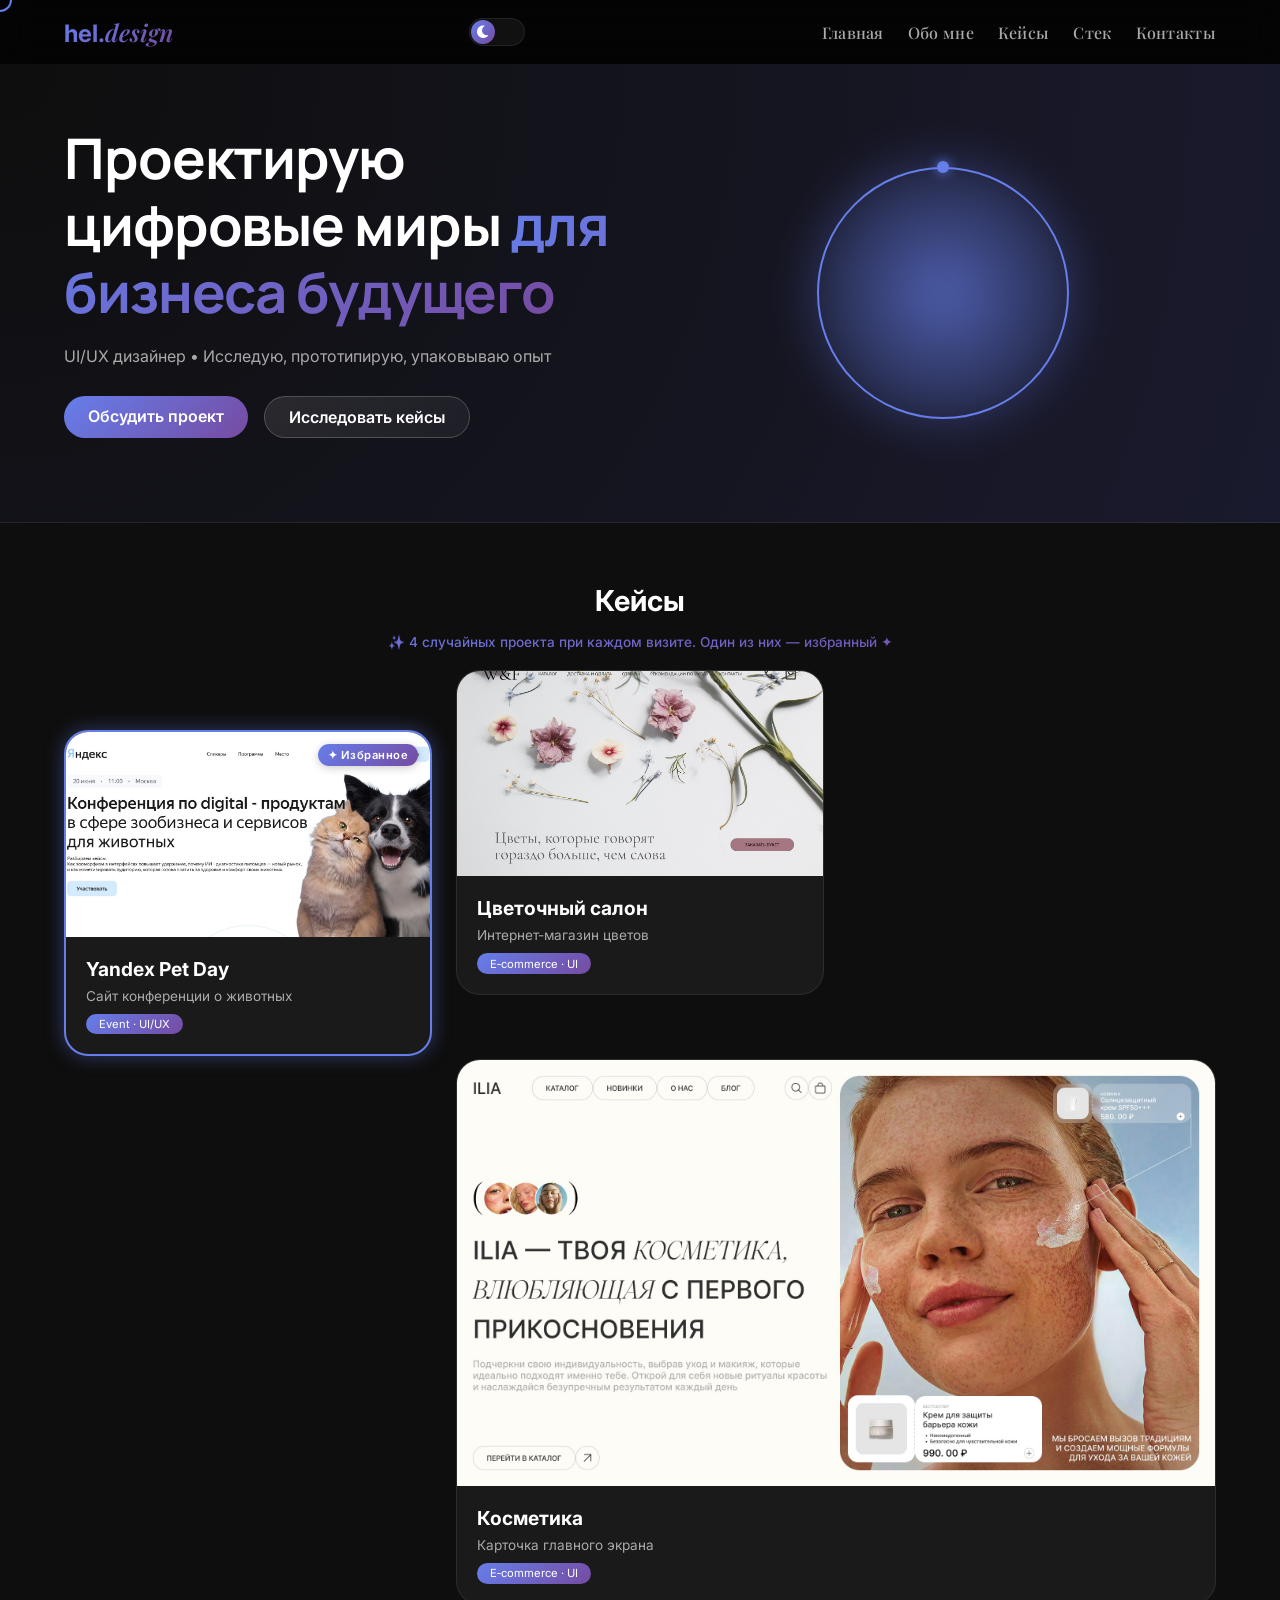
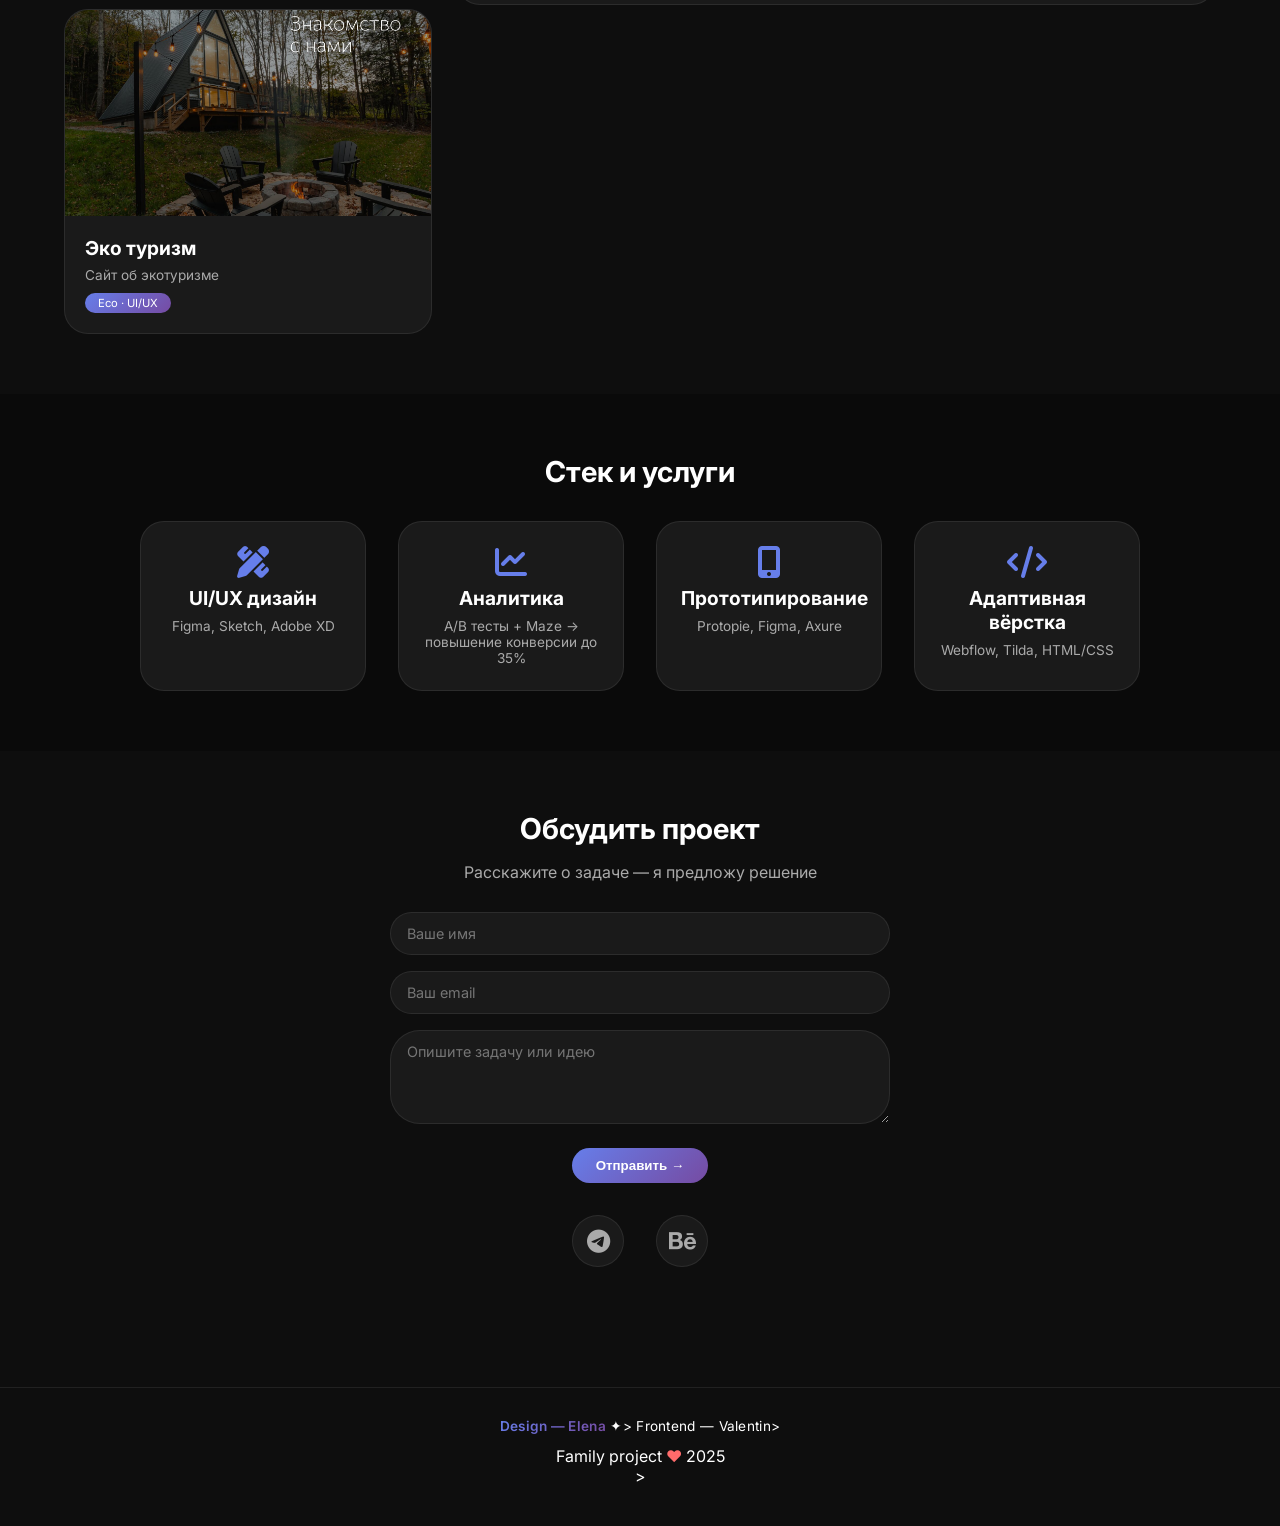
<file: index.html>
<!DOCTYPE html>
<html lang="ru">
<head>
    <meta charset="UTF-8">
    <meta name="viewport" content="width=device-width, initial-scale=1.0, viewport-fit=cover">
    <title>hel.design — проектирую интерфейсы для бизнеса</title>
    <meta name="description" content="UI/UX дизайнер. Проектирую интерфейсы для SaaS, e-commerce и стартапов.">
    
    <link rel="icon" type="image/svg+xml" href="favicon-dark.svg" id="dynamicFavicon">
    <link rel="alternate icon" href="favicon-dark.svg">
    
    <link rel="preconnect" href="https://fonts.googleapis.com">
    <link rel="preconnect" href="https://fonts.gstatic.com" crossorigin>
    <link href="https://fonts.googleapis.com/css2?family=Inter:opsz,wght@14..32,300..700&display=swap" rel="stylesheet">
    <link href="https://fonts.googleapis.com/css2?family=Playfair+Display:wght@400;500;600;700&display=swap" rel="stylesheet">
    <link href="https://fonts.googleapis.com/css2?family=Manrope:wght@300;400;500;600;700&display=swap" rel="stylesheet">
    <link rel="stylesheet" href="https://cdnjs.cloudflare.com/ajax/libs/font-awesome/6.0.0-beta3/css/all.min.css">
    <link rel="stylesheet" href="style.css">
    
    <script>
        const savedTheme = localStorage.getItem('theme');
        if (savedTheme === 'light') {
            document.documentElement.setAttribute('data-theme', 'light');
            const favicon = document.getElementById('dynamicFavicon');
            if (favicon) favicon.href = 'favicon-light.svg';
        }
    </script>
</head>
<body>

<div class="custom-cursor"></div>

<header class="header">
    <a href="index.html" class="logo">hel.<span class="logo-serif">design</span></a>
    <div class="theme-switch" id="themeSwitch">
        <div class="theme-switch-track"></div>
        <div class="theme-switch-thumb">
            <i class="fas fa-moon"></i>
            <i class="fas fa-sun"></i>
        </div>
    </div>
    <nav>
        <a href="index.html" class="nav-link">Главная</a>
        <a href="about.html" class="nav-link">Обо мне</a>
        <a href="#cases" class="nav-link">Кейсы</a>
        <a href="#stack" class="nav-link">Стек</a>
        <a href="#contact" class="nav-link">Контакты</a>
    </nav>
</header>

<section class="hero">
    <div class="hero-container">
        <div class="hero-text">
            <h1 class="futuristic-title">Проектирую цифровые миры <span class="gradient-text">для бизнеса будущего</span></h1>
            <p>UI/UX дизайнер • Исследую, прототипирую, упаковываю опыт</p>
            <div class="hero-buttons">
                <a href="#contact" class="btn-primary">Обсудить проект</a>
                <a href="#cases" class="btn-glass">Исследовать кейсы</a>
            </div>
        </div>
        <div class="hero-shape">
            <div class="glowing-sphere">
                <div class="sphere-core"></div>
                <div class="sphere-ring"></div>
                <div class="sphere-particles"></div>
            </div>
        </div>
    </div>
</section>

<section id="cases" class="cases">
    <h2>Кейсы</h2>
    <p class="cases-note">✨ 4 случайных проекта при каждом визите. Один из них — избранный ✦</p>
    <div id="casesContainer" class="cases-grid"></div>
</section>

<section id="stack" class="stack">
    <h2>Стек и услуги</h2>
    <div class="stack-grid">
        <div class="stack-item">
            <i class="fas fa-pencil-ruler"></i>
            <h3>UI/UX дизайн</h3>
            <p>Figma, Sketch, Adobe XD</p>
        </div>
        <div class="stack-item">
            <i class="fas fa-chart-line"></i>
            <h3>Аналитика</h3>
            <p>A/B тесты + Maze → повышение конверсии до 35%</p>
        </div>
        <div class="stack-item">
            <i class="fas fa-mobile-alt"></i>
            <h3>Прототипирование</h3>
            <p>Protopie, Figma, Axure</p>
        </div>
        <div class="stack-item">
            <i class="fas fa-code"></i>
            <h3>Адаптивная вёрстка</h3>
            <p>Webflow, Tilda, HTML/CSS</p>
        </div>
    </div>
</section>

<section id="contact" class="contact">
    <h2>Обсудить проект</h2>
    <p class="contact-subtitle">Расскажите о задаче — я предложу решение</p>
    
    <form action="https://formspree.io/f/mkoyonba" method="POST" class="contact-form">
        <input type="text" name="name" placeholder="Ваше имя" required>
        <input type="email" name="email" placeholder="Ваш email" required>
        <textarea name="message" rows="4" placeholder="Опишите задачу или идею" required></textarea>
        <button type="submit" class="btn-submit">Отправить →</button>
    </form>
    
    <div class="contact-socials">
        <a href="https://t.me/elena_tgg" target="_blank" class="social-link" aria-label="Telegram">
            <i class="fab fa-telegram-plane"></i>
        </a>
        <a href="https://www.behance.net/32ffd275" target="_blank" class="social-link" aria-label="Behance">
            <i class="fab fa-behance"></i>
        </a>
    </div>
</section>

<footer class="footer">
    <div class="footer-content">
        <p class="footer-roles">
            <span class="role-design">Design — Elena</span>
            <!<span class="divider">✦</span>>
            <!<span class="role-frontend">Frontend — Valentin</span>>
        </p>
        <!<p class="family-sign">Family project <span class="heart">❤️</span> 2025</p>>
    </div>
</footer>

<script>
    const themeSwitch = document.getElementById('themeSwitch');
    const favicon = document.getElementById('dynamicFavicon');
    
    function setTheme(theme) {
        if (theme === 'light') {
            document.documentElement.setAttribute('data-theme', 'light');
            localStorage.setItem('theme', 'light');
            if (favicon) favicon.href = 'favicon-light.svg';
        } else {
            document.documentElement.removeAttribute('data-theme');
            localStorage.setItem('theme', 'dark');
            if (favicon) favicon.href = 'favicon-dark.svg';
        }
    }
    themeSwitch.addEventListener('click', () => {
        const isDark = !document.documentElement.hasAttribute('data-theme');
        setTheme(isDark ? 'light' : 'dark');
    });
    
    const allProjects = [
        { href: "https://www.behance.net/gallery/248387797/Yandex-Pet-Day", img: "yandex-petday.jpg", title: "Yandex Pet Day", desc: "Сайт конференции о животных", tag: "Event · UI/UX", fallback: "Yandex+Pet+Day" },
        { href: "https://www.behance.net/gallery/248386073/dizajn-lendinga-zhk-legenda", img: "legenda-preview.jpg", title: "Сервис BMW", desc: "Сайт о сервисе BMW", tag: "Auto · UI", fallback: "BMW+Service" },
        { href: "https://www.behance.net/gallery/192315737/glavnye-stranicy-sajtov", img: "mainpages-collection.jpg", title: "Туризм в Ирландию", desc: "Туристический портал", tag: "Travel · UI/UX", fallback: "Ireland+Travel" },
        { href: "#", img: "cosmetics.jpg", title: "Косметика", desc: "Карточка главного экрана", tag: "E‑commerce · UI", fallback: "Cosmetics" },
        { href: "https://www.behance.net/gallery/186421391/Website-for-eco-hotel", img: "ecohotel-preview.jpg", title: "Эко туризм", desc: "Сайт об экотуризме", tag: "Eco · UI/UX", fallback: "Eco+Tourism" },
        { href: "https://www.behance.net/gallery/182255229/Online-flower-shop-salon", img: "flowershop-preview.jpg", title: "Цветочный салон", desc: "Интернет-магазин цветов", tag: "E‑commerce · UI", fallback: "Flower+Shop" },
        { href: "https://www.behance.net/gallery/194731149/Web-design-for-consulting-company", img: "consulting-preview.jpg", title: "Портфолио дизайнера", desc: "Тестовое портфолио", tag: "Portfolio · UI", fallback: "Designer+Portfolio" },
        { href: "https://www.behance.net/gallery/184280657/Yandex-Pharma-Day", img: "medical-conf.jpg", title: "Yandex Pharma Day", desc: "Медицинская конференция", tag: "Event · UX", fallback: "Medical+Conf" }
    ];

    function shuffleArray(arr) {
        for (let i = arr.length - 1; i > 0; i--) {
            const j = Math.floor(Math.random() * (i + 1));
            [arr[i], arr[j]] = [arr[j], arr[i]];
        }
        return arr;
    }

    function getRandomSizeClass() {
        const sizes = ['size-small', 'size-normal', 'size-large', 'size-wide'];
        return sizes[Math.floor(Math.random() * sizes.length)];
    }

    function getRandomOffsetClass() {
        const offsets = ['margin-top-20', 'margin-top-40', 'margin-top--20', ''];
        return offsets[Math.floor(Math.random() * offsets.length)];
    }

    function renderProjects() {
        const container = document.getElementById('casesContainer');
        if (!container) return;
        
        const shuffled = shuffleArray([...allProjects]);
        const selectedProjects = shuffled.slice(0, 4);
        const featuredIndex = Math.floor(Math.random() * selectedProjects.length);
        
        container.innerHTML = selectedProjects.map((proj, idx) => {
            const sizeClass = getRandomSizeClass();
            const offsetClass = getRandomOffsetClass();
            const delay = (idx % 4) * 0.05;
            const isFeatured = (idx === featuredIndex);
            const featuredClass = isFeatured ? 'case-featured' : '';
            const featuredBadge = isFeatured ? '<div class="featured-badge">✦ Избранное</div>' : '';
            
            return `
                <a href="${proj.href}" target="_blank" class="case ${sizeClass} ${offsetClass} ${featuredClass}" style="animation-delay: ${delay}s">
                    ${featuredBadge}
                    <div class="case-image">
                        <img src="${proj.img}" alt="${proj.title}" loading="lazy" onerror="this.src='https://via.placeholder.com/600x400?text=${proj.fallback}'">
                    </div>
                    <div class="case-info">
                        <h3>${proj.title}</h3>
                        <p>${proj.desc}</p>
                        <span class="tag">${proj.tag}</span>
                    </div>
                </a>
            `;
        }).join('');
    }

    renderProjects();
    
    const sections = document.querySelectorAll('#cases, #stack, #contact');
    const navLinks = document.querySelectorAll('.nav-link');
    
    window.addEventListener('scroll', () => {
        let current = '';
        const scrollPos = window.scrollY + 150;
        const scrollBottom = window.scrollY + window.innerHeight;
        const documentHeight = document.documentElement.scrollHeight;
        
        if (scrollBottom + 10 >= documentHeight) {
            current = 'contact';
        } else {
            sections.forEach(section => {
                if (!section) return;
                const top = section.offsetTop - 80;
                const bottom = top + section.offsetHeight;
                if (scrollPos >= top && scrollPos < bottom) {
                    current = section.getAttribute('id');
                }
            });
        }
        
        navLinks.forEach(link => {
            link.classList.remove('active');
            if (link.getAttribute('href') === `#${current}`) {
                link.classList.add('active');
            }
        });
    });
    
    document.querySelectorAll('a[href^="#"]').forEach(anchor => {
        anchor.addEventListener('click', function(e) {
            const targetId = this.getAttribute('href');
            if (targetId === '#') return;
            const target = document.querySelector(targetId);
            if (target) {
                e.preventDefault();
                target.scrollIntoView({ behavior: 'smooth' });
            }
        });
    });
    
    const cursor = document.querySelector('.custom-cursor');
    if (cursor && window.innerWidth > 768) {
        document.addEventListener('mousemove', (e) => {
            cursor.style.left = e.clientX + 'px';
            cursor.style.top = e.clientY + 'px';
        });
        const interactive = document.querySelectorAll('a, button, .btn-primary, .btn-secondary, .social-link, .case, .theme-switch, .nav-link, .btn-submit, .btn-glass');
        interactive.forEach(el => {
            el.addEventListener('mouseenter', () => {
                cursor.style.width = '40px';
                cursor.style.height = '40px';
                cursor.style.borderColor = 'var(--accent-color)';
                cursor.style.background = 'rgba(102,126,234,0.1)';
            });
            el.addEventListener('mouseleave', () => {
                cursor.style.width = '24px';
                cursor.style.height = '24px';
                cursor.style.borderColor = 'var(--accent-color)';
                cursor.style.background = 'transparent';
            });
        });
    }
</script>
</body>
</html>
</file>
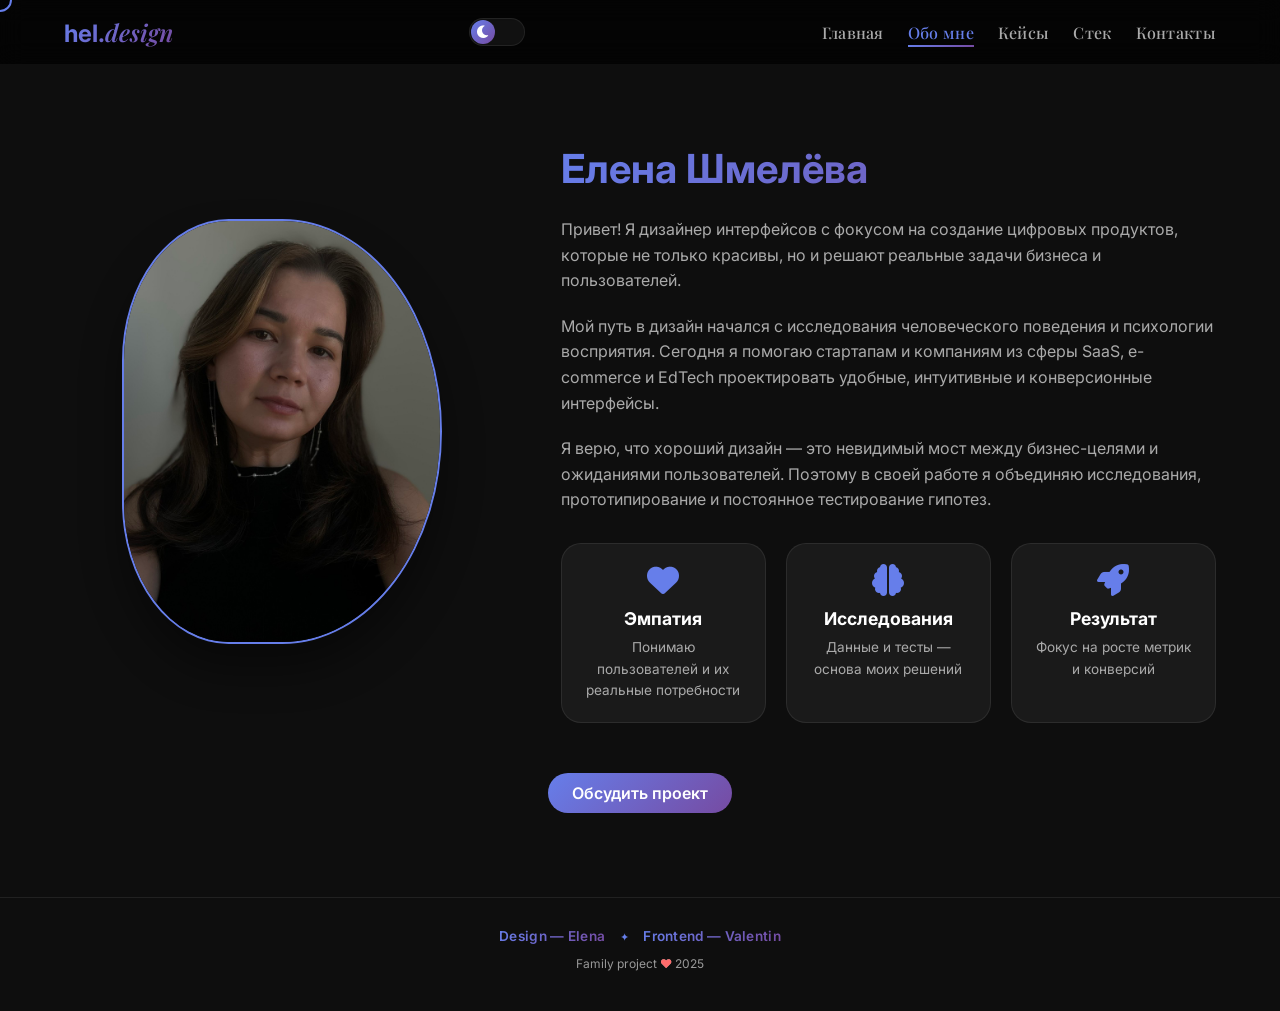
<file: about.html>
<!DOCTYPE html>
<html lang="ru">
<head>
    <meta charset="UTF-8">
    <meta name="viewport" content="width=device-width, initial-scale=1.0, viewport-fit=cover">
    <title>hel.design — Обо мне</title>
    <meta name="description" content="UI/UX дизайнер. История, подход, инструменты и ценности.">
    
    <link rel="icon" type="image/svg+xml" href="favicon-dark.svg" id="dynamicFavicon">
    <link rel="alternate icon" href="favicon-dark.svg">
    
    <link rel="preconnect" href="https://fonts.googleapis.com">
    <link rel="preconnect" href="https://fonts.gstatic.com" crossorigin>
    <link href="https://fonts.googleapis.com/css2?family=Inter:opsz,wght@14..32,300..700&display=swap" rel="stylesheet">
    <link href="https://fonts.googleapis.com/css2?family=Playfair+Display:wght@400;500;600;700&display=swap" rel="stylesheet">
    <link href="https://fonts.googleapis.com/css2?family=Manrope:wght@300;400;500;600;700&display=swap" rel="stylesheet">
    <link rel="stylesheet" href="https://cdnjs.cloudflare.com/ajax/libs/font-awesome/6.0.0-beta3/css/all.min.css">
    <link rel="stylesheet" href="style.css">
    
    <script>
        const savedTheme = localStorage.getItem('theme');
        if (savedTheme === 'light') {
            document.documentElement.setAttribute('data-theme', 'light');
            const favicon = document.getElementById('dynamicFavicon');
            if (favicon) favicon.href = 'favicon-light.svg';
        }
    </script>
</head>
<body>

<div class="custom-cursor"></div>

<header class="header">
    <a href="index.html" class="logo">hel.<span class="logo-serif">design</span></a>
    <div class="theme-switch" id="themeSwitch">
        <div class="theme-switch-track"></div>
        <div class="theme-switch-thumb">
            <i class="fas fa-moon"></i>
            <i class="fas fa-sun"></i>
        </div>
    </div>
    <nav>
        <a href="index.html" class="nav-link">Главная</a>
        <a href="about.html" class="nav-link active">Обо мне</a>
        <a href="index.html#cases" class="nav-link">Кейсы</a>
        <a href="index.html#stack" class="nav-link">Стек</a>
        <a href="index.html#contact" class="nav-link">Контакты</a>
    </nav>
</header>

<section class="about-hero">
    <div class="about-container">
        <div class="about-image">
            <img src="Helena.jpeg" alt="Елена" onerror="this.src='https://via.placeholder.com/400x400?text=Elena'">
        </div>
        <div class="about-text">
            <h1>Елена Шмелёва</h1>
            <p>Привет! Я дизайнер интерфейсов с фокусом на создание цифровых продуктов, которые не только красивы, но и решают реальные задачи бизнеса и пользователей.</p>
            <p>Мой путь в дизайн начался с исследования человеческого поведения и психологии восприятия. Сегодня я помогаю стартапам и компаниям из сферы SaaS, e-commerce и EdTech проектировать удобные, интуитивные и конверсионные интерфейсы.</p>
            <p>Я верю, что хороший дизайн — это невидимый мост между бизнес-целями и ожиданиями пользователей. Поэтому в своей работе я объединяю исследования, прототипирование и постоянное тестирование гипотез.</p>
            
            <div class="values">
                <div class="value-item">
                    <i class="fas fa-heart"></i>
                    <h3>Эмпатия</h3>
                    <p>Понимаю пользователей и их реальные потребности</p>
                </div>
                <div class="value-item">
                    <i class="fas fa-brain"></i>
                    <h3>Исследования</h3>
                    <p>Данные и тесты — основа моих решений</p>
                </div>
                <div class="value-item">
                    <i class="fas fa-rocket"></i>
                    <h3>Результат</h3>
                    <p>Фокус на росте метрик и конверсий</p>
                </div>
            </div>
        </div>
    </div>
    
    <!-- КНОПКА БЕЗ СТРЕЛКИ -->
    <div class="about-button-wrapper">
        <a href="index.html#contact" class="btn-primary">Обсудить проект</a>
    </div>
</section>

<footer class="footer">
    <div class="footer-content">
        <p class="footer-roles">
            <span class="role-design">Design — Elena</span>
            <span class="divider">✦</span>
            <span class="role-frontend">Frontend — Valentin</span>
        </p>
        <p class="family-sign">Family project <span class="heart">❤️</span> 2025</p>
    </div>
</footer>

<script>
    const themeSwitch = document.getElementById('themeSwitch');
    const favicon = document.getElementById('dynamicFavicon');
    
    function setTheme(theme) {
        if (theme === 'light') {
            document.documentElement.setAttribute('data-theme', 'light');
            localStorage.setItem('theme', 'light');
            if (favicon) favicon.href = 'favicon-light.svg';
        } else {
            document.documentElement.removeAttribute('data-theme');
            localStorage.setItem('theme', 'dark');
            if (favicon) favicon.href = 'favicon-dark.svg';
        }
    }
    themeSwitch.addEventListener('click', () => {
        const isDark = !document.documentElement.hasAttribute('data-theme');
        setTheme(isDark ? 'light' : 'dark');
    });
    
    const cursor = document.querySelector('.custom-cursor');
    if (cursor && window.innerWidth > 768) {
        document.addEventListener('mousemove', (e) => {
            cursor.style.left = e.clientX + 'px';
            cursor.style.top = e.clientY + 'px';
        });
        const interactive = document.querySelectorAll('a, button, .btn-primary, .social-link, .theme-switch, .nav-link');
        interactive.forEach(el => {
            el.addEventListener('mouseenter', () => {
                cursor.style.width = '40px';
                cursor.style.height = '40px';
                cursor.style.borderColor = 'var(--accent-color)';
                cursor.style.background = 'rgba(102,126,234,0.1)';
            });
            el.addEventListener('mouseleave', () => {
                cursor.style.width = '24px';
                cursor.style.height = '24px';
                cursor.style.borderColor = 'var(--accent-color)';
                cursor.style.background = 'transparent';
            });
        });
    }
</script>
</body>
</html>
</file>
<file: style.css>
@import url('https://fonts.googleapis.com/css2?family=Playfair+Display:wght@400;500;600;700&display=swap');
@import url('https://fonts.googleapis.com/css2?family=Manrope:wght@300;400;500;600;700&display=swap');

:root {
    --bg-primary: #0e0e0e;
    --bg-secondary: #0a0a0a;
    --bg-card: #1a1a1a;
    --text-primary: #ffffff;
    --text-secondary: #aaa;
    --accent-color: #667eea;
    --accent-gradient: linear-gradient(135deg, #667eea, #764ba2);
    --border-color: rgba(255,255,255,0.08);
    --hero-gradient: radial-gradient(circle at 0% 0%, #0e0e0e, #1a1a2e, #2a1a3e);
    --gradient-start: #1a1a2e;
    --gradient-end: #0a0a0a;
    --stats-bg: rgba(255,255,255,0.05);
    --stats-border: rgba(255,255,255,0.08);
    --stats-hover: rgba(255,255,255,0.08);
}

[data-theme="light"] {
    --bg-primary: #f5f0eb;
    --bg-secondary: #efe8e0;
    --bg-card: #ffffff;
    --text-primary: #2c3e2f;
    --text-secondary: #5a6e5d;
    --accent-color: #2d5a2c;
    --accent-gradient: linear-gradient(135deg, #2d5a2c, #4a7c48);
    --border-color: rgba(0,0,0,0.06);
    --hero-gradient: radial-gradient(circle at 0% 0%, #f5f0eb, #e8dfd5, #f0ebe3);
    --gradient-start: #e8dfd5;
    --gradient-end: #dad0c4;
    --stats-bg: rgba(0,0,0,0.03);
    --stats-border: rgba(0,0,0,0.06);
    --stats-hover: rgba(0,0,0,0.05);
}

* {
    margin: 0;
    padding: 0;
    box-sizing: border-box;
}

body {
    font-family: 'Inter', sans-serif;
    background: var(--bg-primary);
    color: var(--text-primary);
    scroll-behavior: smooth;
    overflow-x: hidden;
    transition: background 0.3s ease, color 0.3s ease;
}

@media (min-width: 769px) {
    body {
        cursor: none;
    }
}

.custom-cursor {
    width: 24px;
    height: 24px;
    border: 2px solid var(--accent-color);
    border-radius: 50%;
    position: fixed;
    pointer-events: none;
    z-index: 9999;
    transition: width 0.2s, height 0.2s, background 0.2s, border-color 0.2s;
    transform: translate(-50%, -50%);
    backdrop-filter: blur(2px);
}

.hero {
    padding: 60px 5%;
    background: var(--hero-gradient);
    animation: gradientShift 10s ease infinite;
    background-size: 200% 200%;
    border-bottom: 1px solid var(--border-color);
}

@keyframes gradientShift {
    0% { background-position: 0% 0%; }
    50% { background-position: 100% 100%; }
    100% { background-position: 0% 0%; }
}

.header {
    position: sticky;
    top: 0;
    backdrop-filter: blur(12px);
    background: rgba(0, 0, 0, 0.7);
    display: flex;
    justify-content: space-between;
    align-items: center;
    padding: 16px 5%;
    z-index: 100;
    flex-wrap: wrap;
    gap: 12px;
}

[data-theme="light"] .header {
    background: rgba(245, 240, 235, 0.9);
}

.logo {
    font-family: 'Inter', sans-serif;
    font-size: 1.5rem;
    font-weight: 700;
    background: var(--accent-gradient);
    -webkit-background-clip: text;
    background-clip: text;
    color: transparent;
    text-decoration: none;
    transition: opacity 0.2s;
}

.logo-serif {
    font-family: 'Playfair Display', serif;
    font-weight: 600;
    font-style: italic;
}

.nav-link {
    font-family: 'Playfair Display', serif;
    font-weight: 500;
    letter-spacing: 0.3px;
    color: var(--text-secondary);
    text-decoration: none;
    transition: color 0.2s;
    position: relative;
}

.nav-link::after {
    content: '';
    position: absolute;
    bottom: -4px;
    left: 0;
    width: 0;
    height: 2px;
    background: var(--accent-gradient);
    transition: width 0.3s;
}

.nav-link:hover::after,
.nav-link.active::after {
    width: 100%;
}

.nav-link:hover,
.nav-link.active {
    color: var(--accent-color);
}

.theme-switch {
    position: relative;
    width: 56px;
    height: 28px;
    cursor: pointer;
    flex-shrink: 0;
}

.theme-switch-track {
    position: absolute;
    top: 0;
    left: 0;
    width: 100%;
    height: 100%;
    background: var(--stats-bg);
    border: 1px solid var(--border-color);
    border-radius: 28px;
    transition: all 0.3s;
}

.theme-switch-thumb {
    position: absolute;
    top: 2px;
    left: 2px;
    width: 24px;
    height: 24px;
    background: var(--accent-gradient);
    border-radius: 50%;
    display: flex;
    align-items: center;
    justify-content: center;
    transition: transform 0.3s cubic-bezier(0.2, 0.9, 0.4, 1.1);
    transform: translateX(0);
}

.theme-switch-thumb i {
    font-size: 0.9rem;
    color: white;
    position: absolute;
    transition: opacity 0.2s;
}

.theme-switch-thumb .fa-moon {
    opacity: 1;
}

.theme-switch-thumb .fa-sun {
    opacity: 0;
}

[data-theme="light"] .theme-switch-thumb {
    transform: translateX(28px);
}

[data-theme="light"] .theme-switch-thumb .fa-moon {
    opacity: 0;
}

[data-theme="light"] .theme-switch-thumb .fa-sun {
    opacity: 1;
}

.theme-switch:hover .theme-switch-track {
    border-color: var(--accent-color);
    background: var(--stats-hover);
}

nav {
    display: flex;
    gap: 24px;
}

.hero-container {
    max-width: 1200px;
    margin: 0 auto;
    display: flex;
    align-items: center;
    gap: 60px;
    flex-wrap: wrap;
}

.hero-text {
    flex: 1;
    min-width: 260px;
}

.futuristic-title {
    font-family: 'Manrope', 'Inter', sans-serif;
    font-weight: 700;
    letter-spacing: -0.02em;
    font-size: clamp(2rem, 6vw, 3.5rem);
    line-height: 1.2;
    margin-bottom: 20px;
}

.gradient-text {
    background: var(--accent-gradient);
    -webkit-background-clip: text;
    background-clip: text;
    color: transparent;
}

.hero-text p {
    color: var(--text-secondary);
    font-size: 1rem;
    margin-bottom: 30px;
}

.hero-buttons {
    display: flex;
    gap: 16px;
    flex-wrap: wrap;
    margin-bottom: 24px;
}

/* ===== ПЕРЕЛИВАЮЩИЕСЯ КНОПКИ ===== */
.btn-primary, .btn-secondary, .btn-submit, .btn-glass {
    padding: 10px 24px;
    border-radius: 40px;
    text-decoration: none;
    font-weight: 600;
    transition: all 0.3s cubic-bezier(0.2, 0.9, 0.4, 1.1);
    position: relative;
    overflow: hidden;
    display: inline-block;
    border: none;
    cursor: pointer;
    background-size: 200% auto;
}

.btn-primary, .btn-submit {
    background: linear-gradient(135deg, #667eea, #764ba2, #a5b4fc, #667eea);
    background-size: 300% 300%;
    color: white;
    animation: buttonShimmer 4s ease infinite;
}

.btn-primary::after, .btn-submit::after {
    content: '';
    position: absolute;
    top: 50%;
    left: 50%;
    width: 0;
    height: 0;
    border-radius: 50%;
    background: rgba(255,255,255,0.3);
    transform: translate(-50%, -50%);
    transition: width 0.4s, height 0.4s;
}

.btn-primary:hover::after, .btn-submit:hover::after {
    width: 200%;
    height: 200%;
}

.btn-primary:hover, .btn-submit:hover {
    transform: translateY(-2px);
    filter: brightness(1.05);
    animation: buttonShimmer 1.5s ease infinite;
}

.btn-glass {
    background: linear-gradient(135deg, rgba(255,255,255,0.1), rgba(255,255,255,0.05), rgba(255,255,255,0.15));
    background-size: 200% 200%;
    backdrop-filter: blur(8px);
    color: var(--text-primary);
    border: 1px solid rgba(255, 255, 255, 0.2);
    animation: glassShimmer 4s ease infinite;
}

.btn-glass:hover {
    background: rgba(255, 255, 255, 0.2);
    transform: translateY(-2px);
    animation: glassShimmer 1.5s ease infinite;
}

@keyframes buttonShimmer {
    0% { background-position: 0% 50%; }
    50% { background-position: 100% 50%; }
    100% { background-position: 0% 50%; }
}

@keyframes glassShimmer {
    0% { background-position: 0% 50%; }
    50% { background-position: 100% 50%; }
    100% { background-position: 0% 50%; }
}

[data-theme="light"] .btn-primary, 
[data-theme="light"] .btn-submit {
    background: linear-gradient(135deg, #2d5a2c, #4a7c48, #6a9c68, #2d5a2c);
    background-size: 300% 300%;
    animation: buttonShimmer 4s ease infinite;
}

.hero-shape {
    flex: 1;
    display: flex;
    justify-content: center;
    align-items: center;
    min-width: 280px;
}

.glowing-sphere {
    position: relative;
    width: 280px;
    height: 280px;
    display: flex;
    justify-content: center;
    align-items: center;
}

.sphere-core {
    position: absolute;
    width: 100%;
    height: 100%;
    background: radial-gradient(circle, var(--accent-color) 0%, rgba(102,126,234,0.2) 70%);
    border-radius: 50%;
    filter: blur(20px);
    opacity: 0.7;
    animation: pulse 3s ease infinite;
}

.sphere-ring {
    position: absolute;
    width: 90%;
    height: 90%;
    border: 2px solid var(--accent-color);
    border-radius: 50%;
    animation: rotate 8s linear infinite;
}

.sphere-ring::before {
    content: '';
    position: absolute;
    top: -8px;
    left: 50%;
    width: 12px;
    height: 12px;
    background: var(--accent-color);
    border-radius: 50%;
    transform: translateX(-50%);
    box-shadow: 0 0 12px var(--accent-color);
}

.sphere-particles {
    position: absolute;
    width: 120%;
    height: 120%;
    background: radial-gradient(circle, rgba(102,126,234,0.3) 1%, transparent 1%);
    background-size: 20px 20px;
    border-radius: 50%;
    animation: rotateReverse 12s linear infinite;
}

@keyframes pulse {
    0%, 100% { transform: scale(1); opacity: 0.6; }
    50% { transform: scale(1.1); opacity: 0.9; }
}

@keyframes rotate {
    from { transform: rotate(0deg); }
    to { transform: rotate(360deg); }
}

@keyframes rotateReverse {
    from { transform: rotate(0deg); }
    to { transform: rotate(-360deg); }
}

.cases {
    padding: 60px 5%;
    max-width: 1400px;
    margin: 0 auto;
    background: var(--bg-primary);
}

.cases h2 {
    margin-bottom: 16px;
    font-size: 1.8rem;
    text-align: center;
}

.cases-note {
    text-align: center;
    font-size: 0.85rem;
    margin-bottom: 40px;
    opacity: 1;
    font-weight: 500;
    background: linear-gradient(135deg, #667eea, #764ba2, #a5b4fc, #667eea);
    background-size: 300% 300%;
    -webkit-background-clip: text;
    background-clip: text;
    color: transparent;
    animation: gentleGlow 4s ease infinite;
}

[data-theme="light"] .cases-note {
    background: linear-gradient(135deg, #2d5a2c, #4a7c48, #6a9c68, #2d5a2c);
    background-size: 300% 300%;
    -webkit-background-clip: text;
    background-clip: text;
    color: transparent;
    animation: gentleGlowLight 4s ease infinite;
}

@keyframes gentleGlow {
    0% {
        background-position: 0% 50%;
        text-shadow: 0 0 2px rgba(102,126,234,0.2);
    }
    50% {
        background-position: 100% 50%;
        text-shadow: 0 0 8px rgba(102,126,234,0.3);
    }
    100% {
        background-position: 0% 50%;
        text-shadow: 0 0 2px rgba(102,126,234,0.2);
    }
}

@keyframes gentleGlowLight {
    0% {
        background-position: 0% 50%;
        text-shadow: 0 0 2px rgba(45,90,44,0.15);
    }
    50% {
        background-position: 100% 50%;
        text-shadow: 0 0 8px rgba(45,90,44,0.25);
    }
    100% {
        background-position: 0% 50%;
        text-shadow: 0 0 2px rgba(45,90,44,0.15);
    }
}

.cases-grid {
    display: grid;
    grid-template-columns: repeat(auto-fill, minmax(280px, 1fr));
    gap: 1.5rem;
    align-items: start;
}

.case {
    background: var(--bg-card);
    border-radius: 24px;
    overflow: hidden;
    text-decoration: none;
    color: var(--text-primary);
    transition: all 0.3s cubic-bezier(0.2, 0.9, 0.4, 1.1);
    display: flex;
    flex-direction: column;
    opacity: 0;
    transform: translateY(30px);
    animation: fadeInUp 0.6s forwards;
    border: 1px solid var(--border-color);
    break-inside: avoid;
    transform-style: preserve-3d;
    perspective: 1000px;
}

.case:hover {
    transform: translateY(-8px) rotateX(3deg) rotateY(3deg) scale(1.02);
    box-shadow: 0 25px 35px rgba(0,0,0,0.3);
}

@keyframes fadeInUp {
    to {
        opacity: 1;
        transform: translateY(0);
    }
}

.size-small {
    grid-row: span 1;
    opacity: 0.9;
    transform: translateY(10px);
}
.size-small:hover {
    transform: translateY(4px) rotateX(2deg) rotateY(2deg) scale(1.02);
}

.size-normal {
    grid-row: span 1;
}

.size-large {
    grid-row: span 2;
}

.size-wide {
    grid-column: span 2;
    grid-row: span 1;
}

.margin-top-20 {
    margin-top: 1.25rem;
}
.margin-top-40 {
    margin-top: 2.5rem;
}
.margin-top--20 {
    margin-top: -1.25rem;
}
.margin-top--40 {
    margin-top: -2.5rem;
}

.case-image {
    width: 100%;
    aspect-ratio: 16 / 9;
    overflow: hidden;
}

.case-image img {
    width: 100%;
    height: 100%;
    object-fit: cover;
    transition: transform 0.4s cubic-bezier(0.2, 0.9, 0.4, 1.1);
}

.case:hover .case-image img {
    transform: scale(1.08);
}

.case-info {
    padding: 20px;
}

.case-info h3 {
    font-size: 1.2rem;
    margin-bottom: 6px;
}

.case-info p {
    color: var(--text-secondary);
    font-size: 0.85rem;
    line-height: 1.4;
}

.tag {
    display: inline-block;
    background: var(--accent-gradient);
    color: white;
    font-size: 0.7rem;
    padding: 0.2rem 0.8rem;
    border-radius: 20px;
    margin-top: 0.5rem;
}

.case-featured {
    position: relative;
    border: 2px solid var(--accent-color);
    box-shadow: 0 0 20px rgba(102, 126, 234, 0.4);
    transform: scale(1.02);
}

.case-featured:hover {
    transform: translateY(-8px) rotateX(3deg) rotateY(3deg) scale(1.03);
    box-shadow: 0 0 30px rgba(102, 126, 234, 0.6);
}

.case-featured:hover .case-image img {
    transform: scale(1.08);
}

.featured-badge {
    position: absolute;
    top: 12px;
    right: 12px;
    background: var(--accent-gradient);
    color: white;
    font-size: 0.7rem;
    font-weight: 600;
    padding: 4px 10px;
    border-radius: 20px;
    z-index: 10;
    backdrop-filter: blur(4px);
    box-shadow: 0 2px 8px rgba(0,0,0,0.2);
    letter-spacing: 0.5px;
    white-space: nowrap;
}

[data-theme="light"] .case-featured {
    border: 2px solid var(--accent-color);
    box-shadow: 0 0 20px rgba(45, 90, 44, 0.3);
}

[data-theme="light"] .case-featured:hover {
    box-shadow: 0 0 30px rgba(45, 90, 44, 0.5);
}

.stack {
    padding: 60px 5%;
    background: var(--bg-secondary);
    text-align: center;
}

.stack h2 {
    margin-bottom: 2rem;
    font-size: 1.8rem;
}

.stack-grid {
    display: grid;
    grid-template-columns: repeat(auto-fit, minmax(220px, 1fr));
    gap: 2rem;
    max-width: 1000px;
    margin: 0 auto;
}

.stack-item {
    background: var(--bg-card);
    border-radius: 24px;
    padding: 1.5rem;
    transition: all 0.3s;
    border: 1px solid var(--border-color);
}

.stack-item:hover {
    transform: translateY(-4px);
}

.stack-item i {
    font-size: 2rem;
    color: var(--accent-color);
    margin-bottom: 0.5rem;
}

.stack-item h3 {
    font-size: 1.2rem;
    margin-bottom: 0.5rem;
}

.stack-item p {
    font-size: 0.85rem;
    color: var(--text-secondary);
}

.contact {
    max-width: 700px;
    margin: 0 auto;
    text-align: center;
    padding: 60px 20px 120px;
}

.contact h2 {
    margin-bottom: 16px;
    font-size: 1.8rem;
}

.contact-subtitle {
    color: var(--text-secondary);
    margin-bottom: 30px;
    font-size: 1rem;
}

.contact-form {
    display: flex;
    flex-direction: column;
    gap: 1rem;
    max-width: 500px;
    margin: 0 auto 2rem;
}

.contact-form input,
.contact-form textarea {
    padding: 12px 16px;
    border-radius: 30px;
    border: 1px solid var(--border-color);
    background: var(--stats-bg);
    color: var(--text-primary);
    font-family: inherit;
    font-size: 0.9rem;
    transition: all 0.2s;
}

.contact-form input:focus,
.contact-form textarea:focus {
    outline: none;
    border-color: var(--accent-color);
    background: var(--stats-hover);
}

.contact-form button {
    align-self: center;
    margin-top: 0.5rem;
}

.contact-socials {
    display: flex;
    justify-content: center;
    gap: 32px;
    flex-wrap: wrap;
}

.social-link {
    display: inline-flex;
    align-items: center;
    justify-content: center;
    width: 52px;
    height: 52px;
    background: var(--stats-bg);
    border: 1px solid var(--border-color);
    border-radius: 50%;
    text-decoration: none;
    color: var(--text-secondary);
    transition: all 0.3s cubic-bezier(0.2, 0.9, 0.4, 1.1);
}

.social-link i {
    font-size: 1.5rem;
    transition: transform 0.2s;
}

.social-link:hover {
    background: var(--stats-hover);
    color: var(--accent-color);
    transform: translateY(-3px) scale(1.05);
}

[data-theme="light"] .social-link .fa-telegram-plane,
[data-theme="light"] .social-link .fa-behance {
    color: var(--accent-color) !important;
    transition: color 0.2s ease;
}

[data-theme="light"] .social-link:hover .fa-telegram-plane,
[data-theme="light"] .social-link:hover .fa-behance {
    color: white !important;
}

.footer {
    text-align: center;
    padding: 30px 20px 40px;
    background: var(--bg-primary);
    border-top: 1px solid var(--border-color);
}

.footer-content {
    max-width: 1200px;
    margin: 0 auto;
}

.footer-roles {
    font-size: 0.85rem;
    margin-bottom: 12px;
    letter-spacing: 0.3px;
}

.role-design,
.role-frontend {
    background: var(--accent-gradient);
    -webkit-background-clip: text;
    background-clip: text;
    color: transparent;
    font-weight: 600;
}

.divider {
    margin: 0 10px;
    color: var(--accent-color);
    font-size: 0.7rem;
}

.family-sign {
    font-size: 0.75rem;
    background: linear-gradient(135deg, #888, #aaa);
    -webkit-background-clip: text;
    background-clip: text;
    color: transparent;
    transition: all 0.3s;
}

.family-sign:hover {
    background: var(--accent-gradient);
    -webkit-background-clip: text;
    background-clip: text;
    color: transparent;
}

.heart {
    display: inline-block;
    transition: transform 0.2s;
    color: #ff6b6b;
}

.family-sign:hover .heart {
    transform: scale(1.2);
}

/* ===== СТРАНИЦА "ОБО МНЕ" ===== */
.about-hero {
    min-height: 60vh;
    display: flex;
    flex-direction: column;
    align-items: center;
    justify-content: center;
    padding: 80px 5% 40px;
}

.about-container {
    max-width: 1200px;
    margin: 0 auto;
    display: flex;
    gap: 60px;
    align-items: center;
    flex-wrap: wrap;
}

.about-image {
    flex: 1;
    text-align: center;
}

.about-image img {
    max-width: 100%;
    width: 320px;
    border-radius: 40% 60% 60% 40%;
    box-shadow: 0 25px 40px rgba(0,0,0,0.4);
    border: 2px solid var(--accent-color);
}

.about-text {
    flex: 1.5;
}

.about-text h1 {
    font-size: 2.5rem;
    margin-bottom: 24px;
    background: var(--accent-gradient);
    -webkit-background-clip: text;
    background-clip: text;
    color: transparent;
}

.about-text p {
    color: var(--text-secondary);
    line-height: 1.6;
    margin-bottom: 20px;
}

.values {
    display: flex;
    gap: 20px;
    flex-wrap: wrap;
    margin-top: 30px;
}

.value-item {
    flex: 1;
    background: var(--bg-card);
    padding: 20px;
    border-radius: 20px;
    text-align: center;
    border: 1px solid var(--border-color);
    transition: all 0.3s;
}

.value-item:hover {
    transform: translateY(-5px);
}

.value-item i {
    font-size: 2rem;
    color: var(--accent-color);
    margin-bottom: 12px;
}

.value-item h3 {
    font-size: 1.1rem;
    margin-bottom: 8px;
}

.value-item p {
    font-size: 0.85rem;
    margin-bottom: 0;
}

.about-button-wrapper {
    text-align: center;
    margin-top: 50px;
    margin-bottom: 40px;
}

@media (max-width: 900px) {
    .hero-container {
        flex-direction: column;
        text-align: center;
    }
    .hero-buttons {
        justify-content: center;
    }
    .glowing-sphere {
        width: 220px;
        height: 220px;
    }
}

@media (max-width: 768px) {
    .custom-cursor {
        display: none;
    }
    .header {
        justify-content: center;
        flex-wrap: wrap;
    }
    nav {
        order: 3;
        width: 100%;
        justify-content: center;
    }
    .theme-switch {
        order: 2;
    }
    .logo {
        order: 1;
    }
    .cases-grid {
        display: flex;
        flex-direction: column;
    }
    .size-wide, .size-large {
        grid-column: span 1;
        grid-row: span 1;
    }
    .case-featured {
        transform: scale(1);
    }
    .case-featured:hover {
        transform: translateY(-4px) scale(1);
    }
    .featured-badge {
        top: 8px;
        right: 8px;
        font-size: 0.6rem;
        padding: 3px 8px;
        white-space: nowrap;
    }
    .margin-top-20, .margin-top-40, .margin-top--20, .margin-top--40 {
        margin-top: 0;
    }
    .contact {
        padding: 40px 20px 100px;
    }
    .contact-socials {
        gap: 20px;
    }
    .social-link {
        width: 44px;
        height: 44px;
    }
    .social-link i {
        font-size: 1.3rem;
    }
    .footer-roles {
        font-size: 0.7rem;
        display: flex;
        flex-direction: column;
        gap: 6px;
    }
    .divider {
        display: none;
    }
    .stack-grid {
        grid-template-columns: 1fr;
        gap: 1rem;
    }
    .about-container {
        flex-direction: column;
        text-align: center;
    }
    .about-image img {
        width: 240px;
    }
    .about-text h1 {
        font-size: 2rem;
    }
    .about-button-wrapper {
        margin-top: 30px;
        margin-bottom: 30px;
    }
}

@media (max-width: 480px) {
    .hero {
        padding: 40px 20px;
    }
    .hero-text h1 {
        font-size: 1.5rem;
    }
    .btn-primary, .btn-secondary, .btn-submit, .btn-glass {
        padding: 8px 18px;
        font-size: 0.85rem;
    }
    .contact {
        padding: 40px 20px 80px;
    }
    .featured-badge {
        font-size: 0.55rem;
        padding: 3px 6px;
        top: 6px;
        right: 6px;
    }
    .glowing-sphere {
        width: 180px;
        height: 180px;
    }
    .about-button-wrapper {
        margin-top: 20px;
        margin-bottom: 20px;
    }
}
</file>
